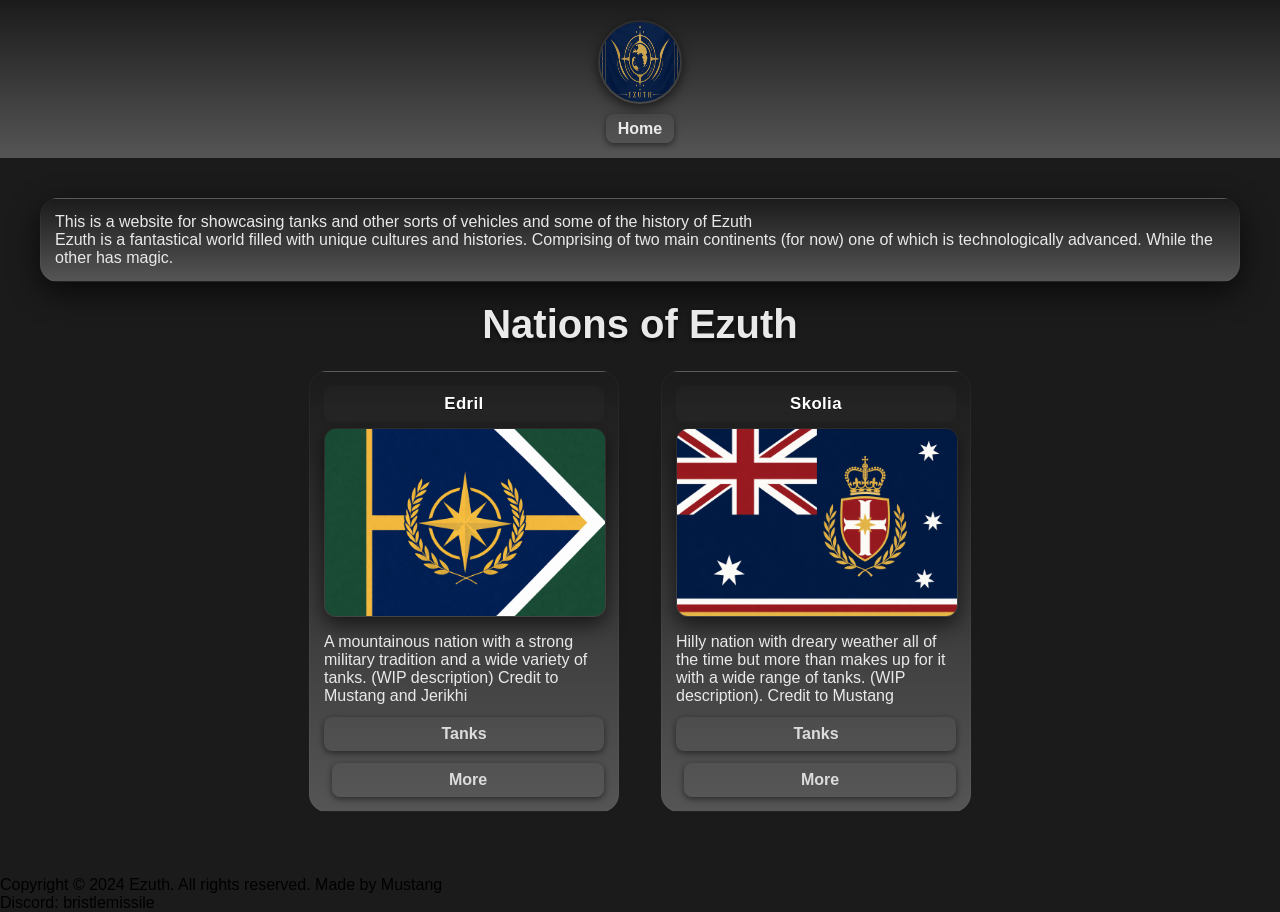
<file: index.html>
<!doctype html>
<html lang="en">
  <head>
    <meta charset="UTF-8" />
    <meta name="viewport" content="width=device-width, initial-scale=1.0" />
    <title>Ezuth-Home</title>
    <link rel="stylesheet" href="Styles/common.css" />
    <link rel="stylesheet" href="Styles/home.css" />
  </head>
  <body>
    <header>
      <img src="Images/Ezuth-logo.png" alt="Ezuth Logo" />
      <nav>
        <a href="index.html">Home</a>
      </nav>
    </header>
    <main>
      <!-- todo -->
      <!-- <img src="images/home-img.png" alt="Home Image" /> -->
      <div class="desc">
        <p>
          This is a website for showcasing tanks and other sorts of vehicles and
          some of the history of Ezuth
        </p>
        <p>
          Ezuth is a fantastical world filled with unique cultures and
          histories. Comprising of two main continents (for now) one of which is
          technologically advanced. While the other has magic.
        </p>
      </div>
      <h1>Nations of Ezuth</h1>
      <div id="nation-list"></div>
    </main>
    <footer>
      <p>Copyright © 2024 Ezuth. All rights reserved. Made by Mustang</p>
      <div class="socials">
        <p>Discord: bristlemissile</p>
      </div>
    </footer>
    <script src="Scripts/nations.js" defer></script>
  </body>
</html>
</file>
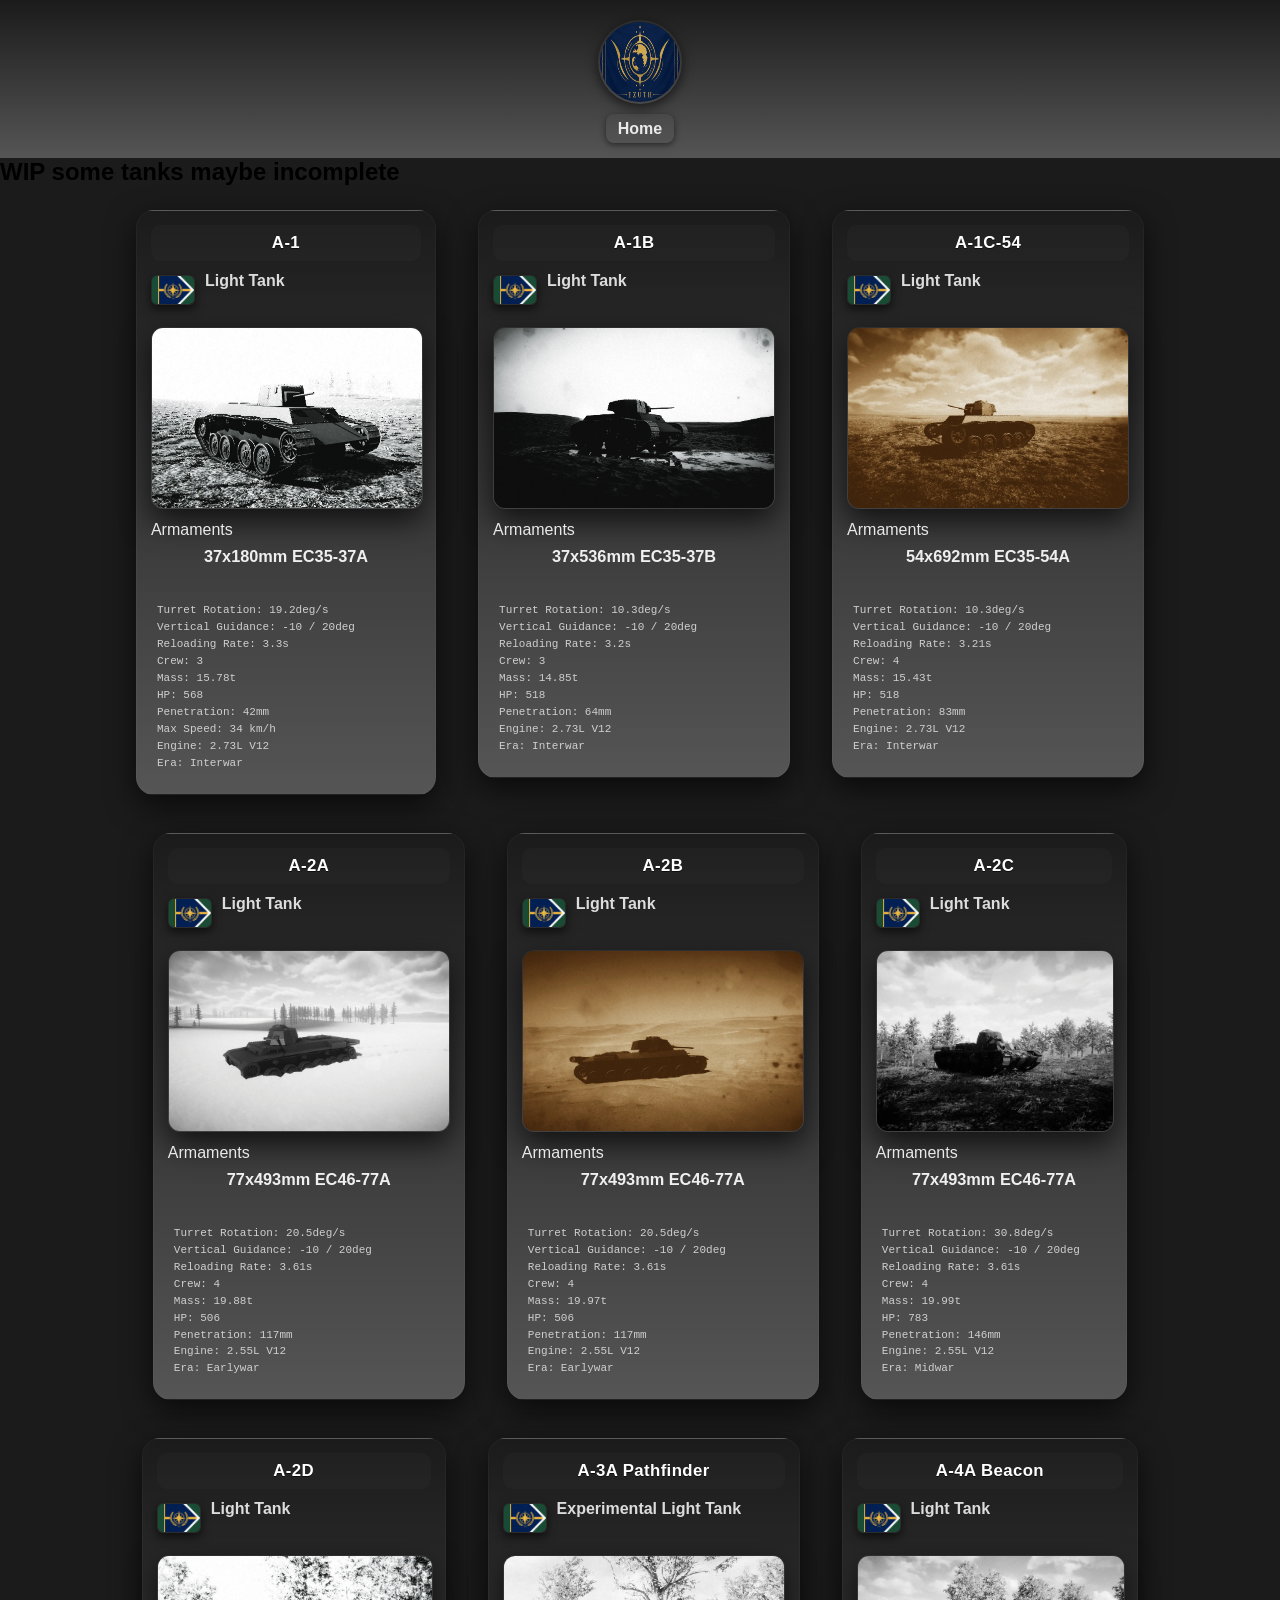
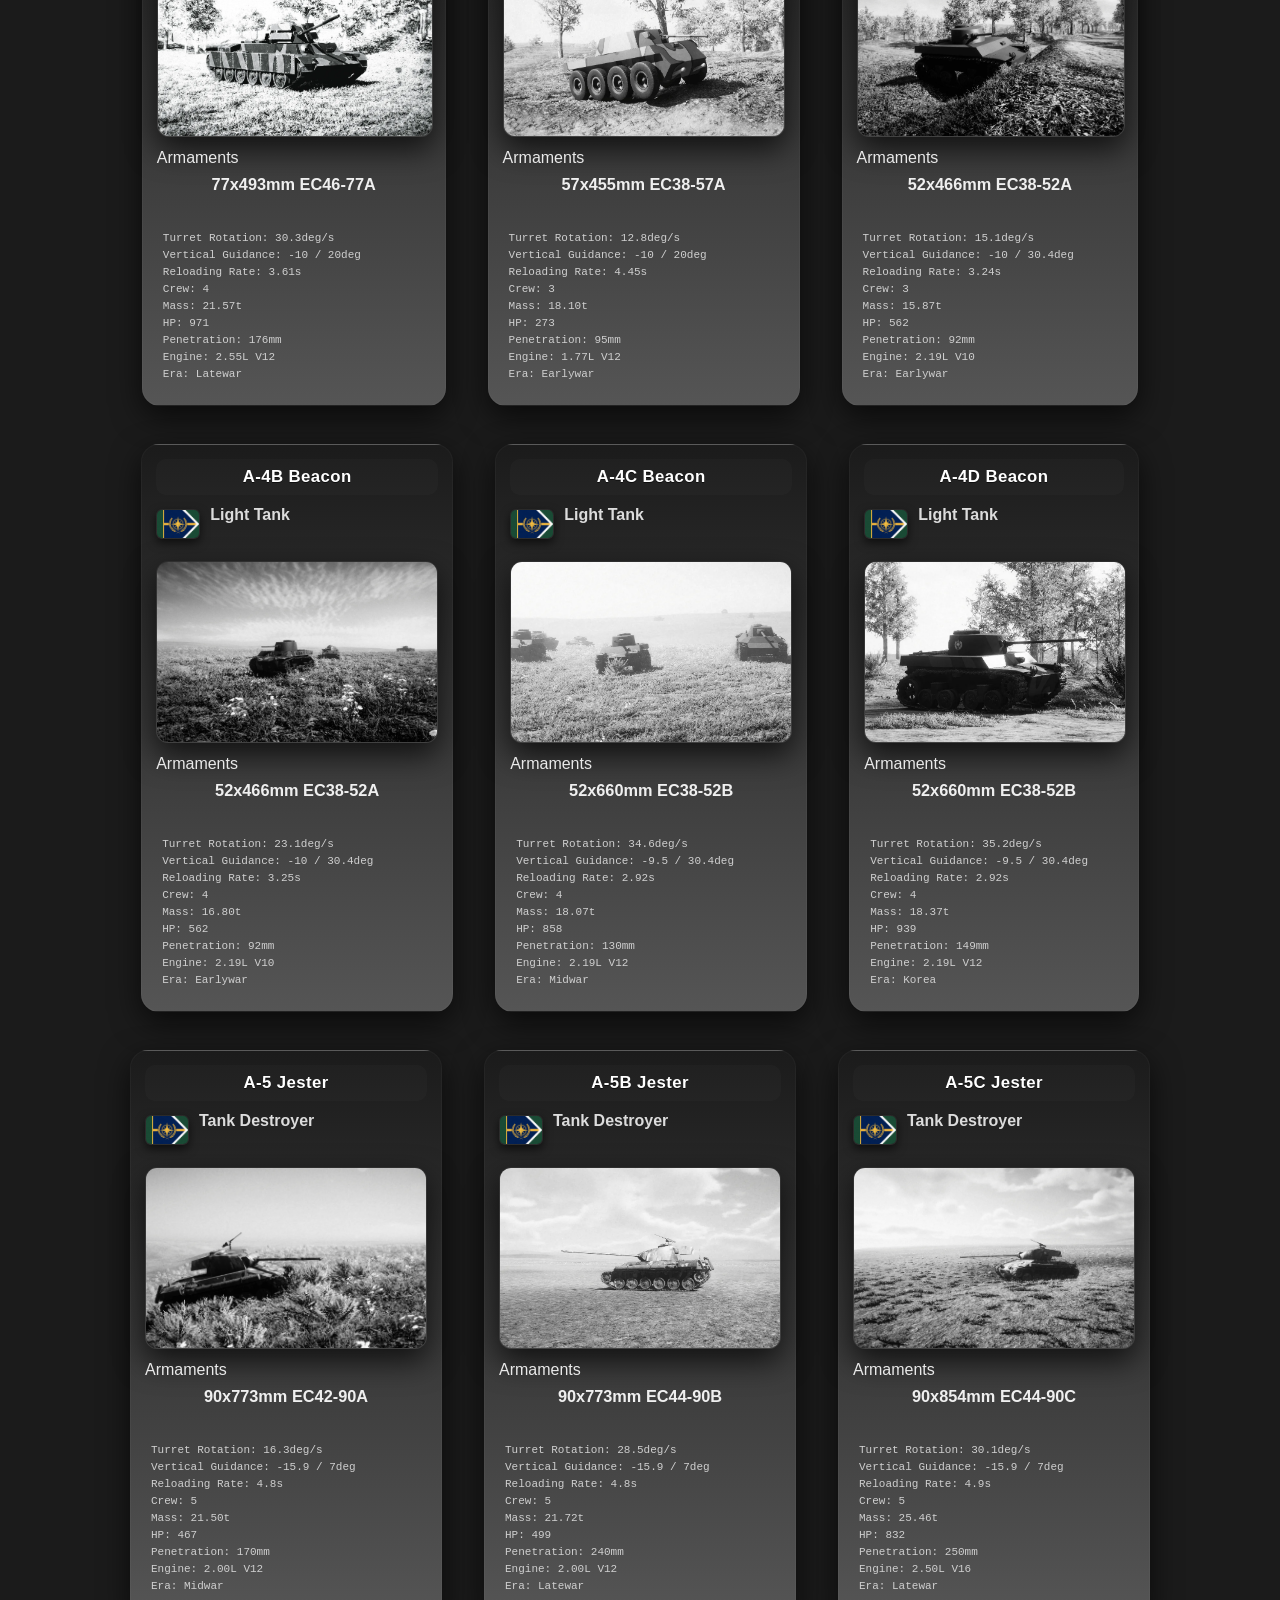
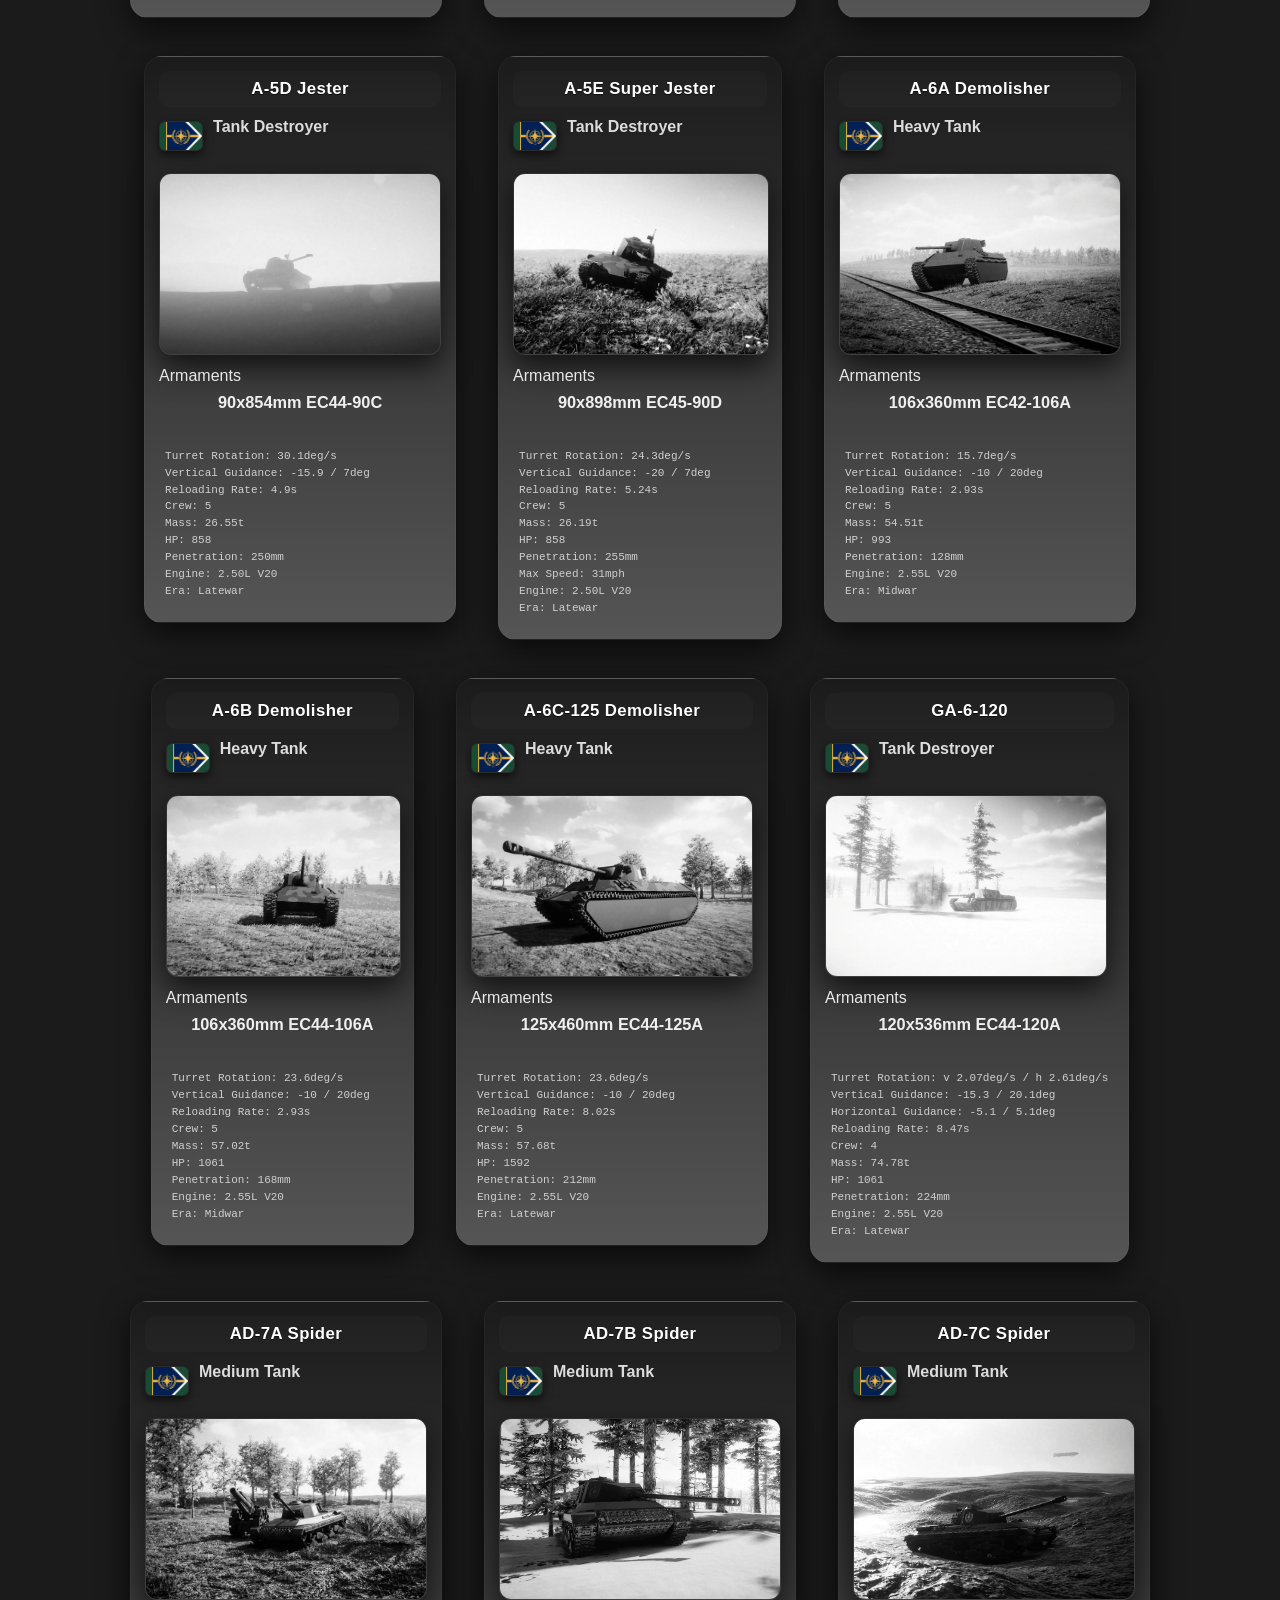
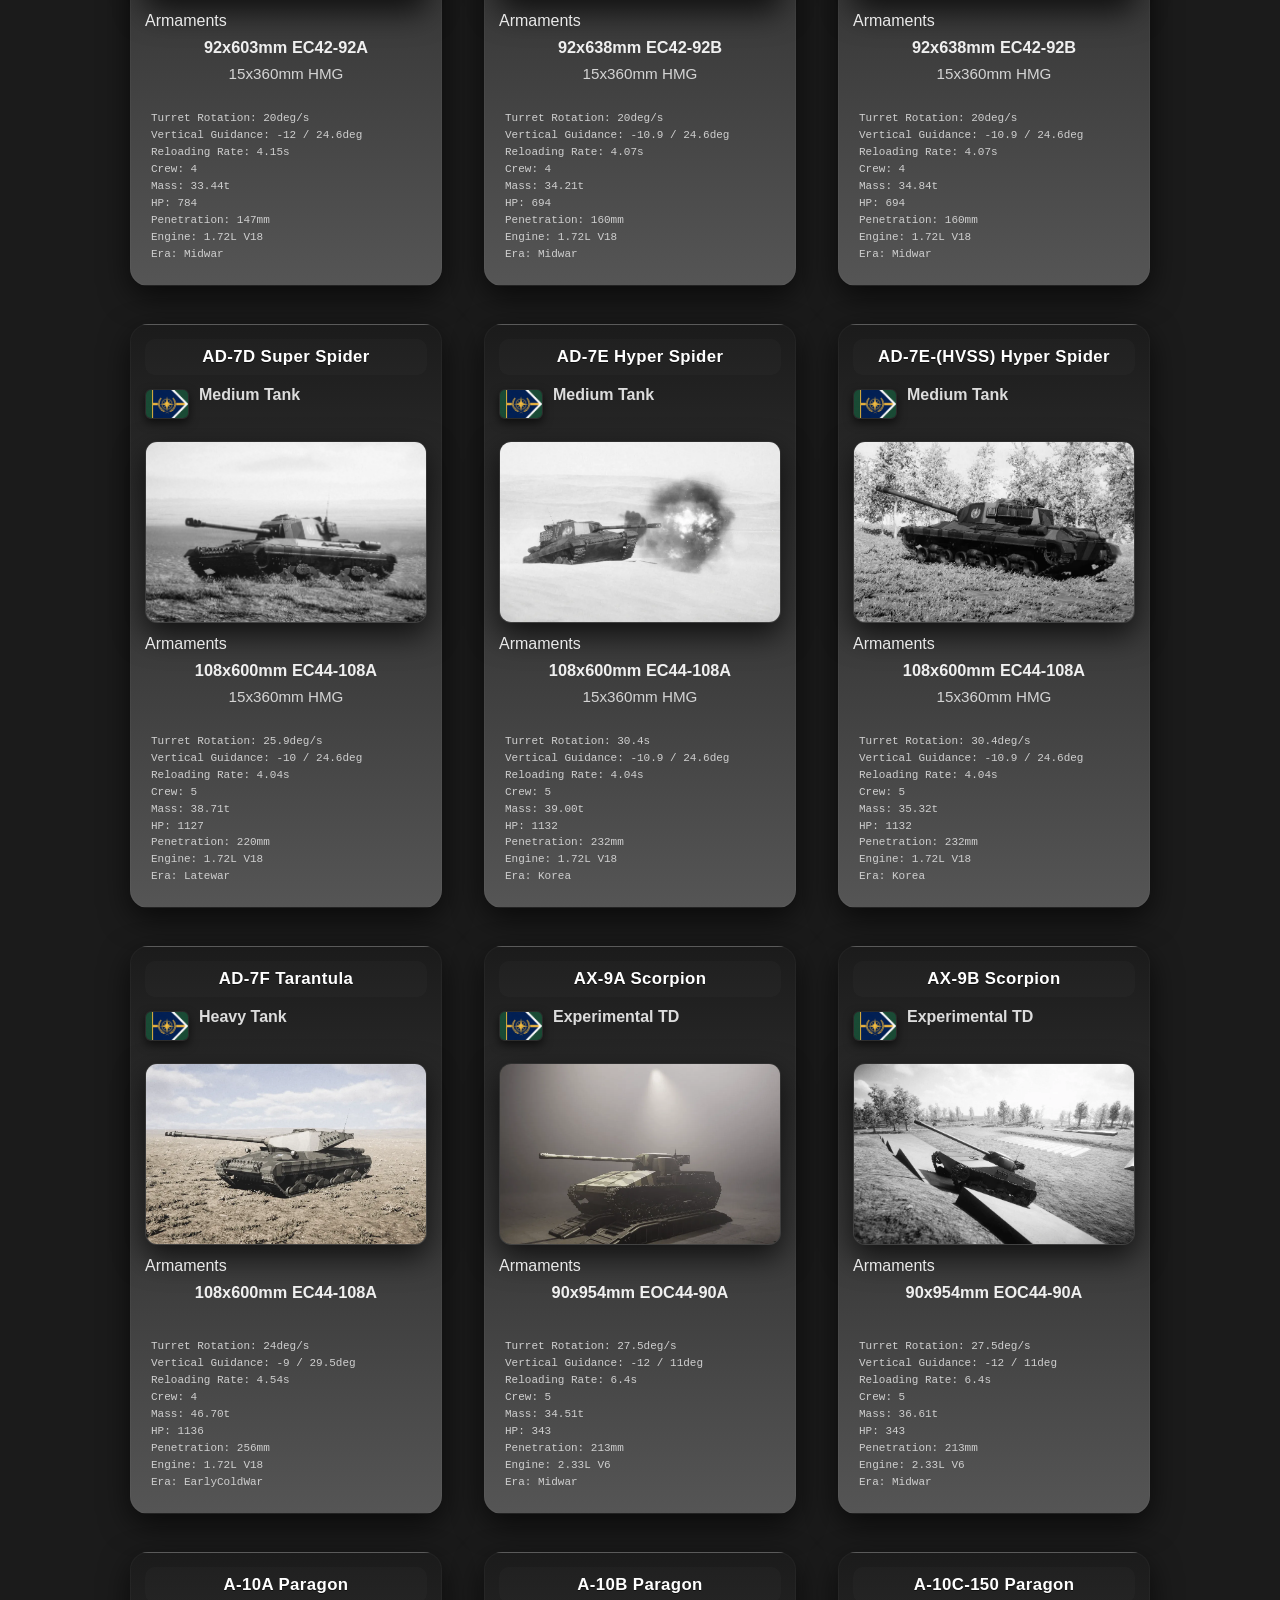
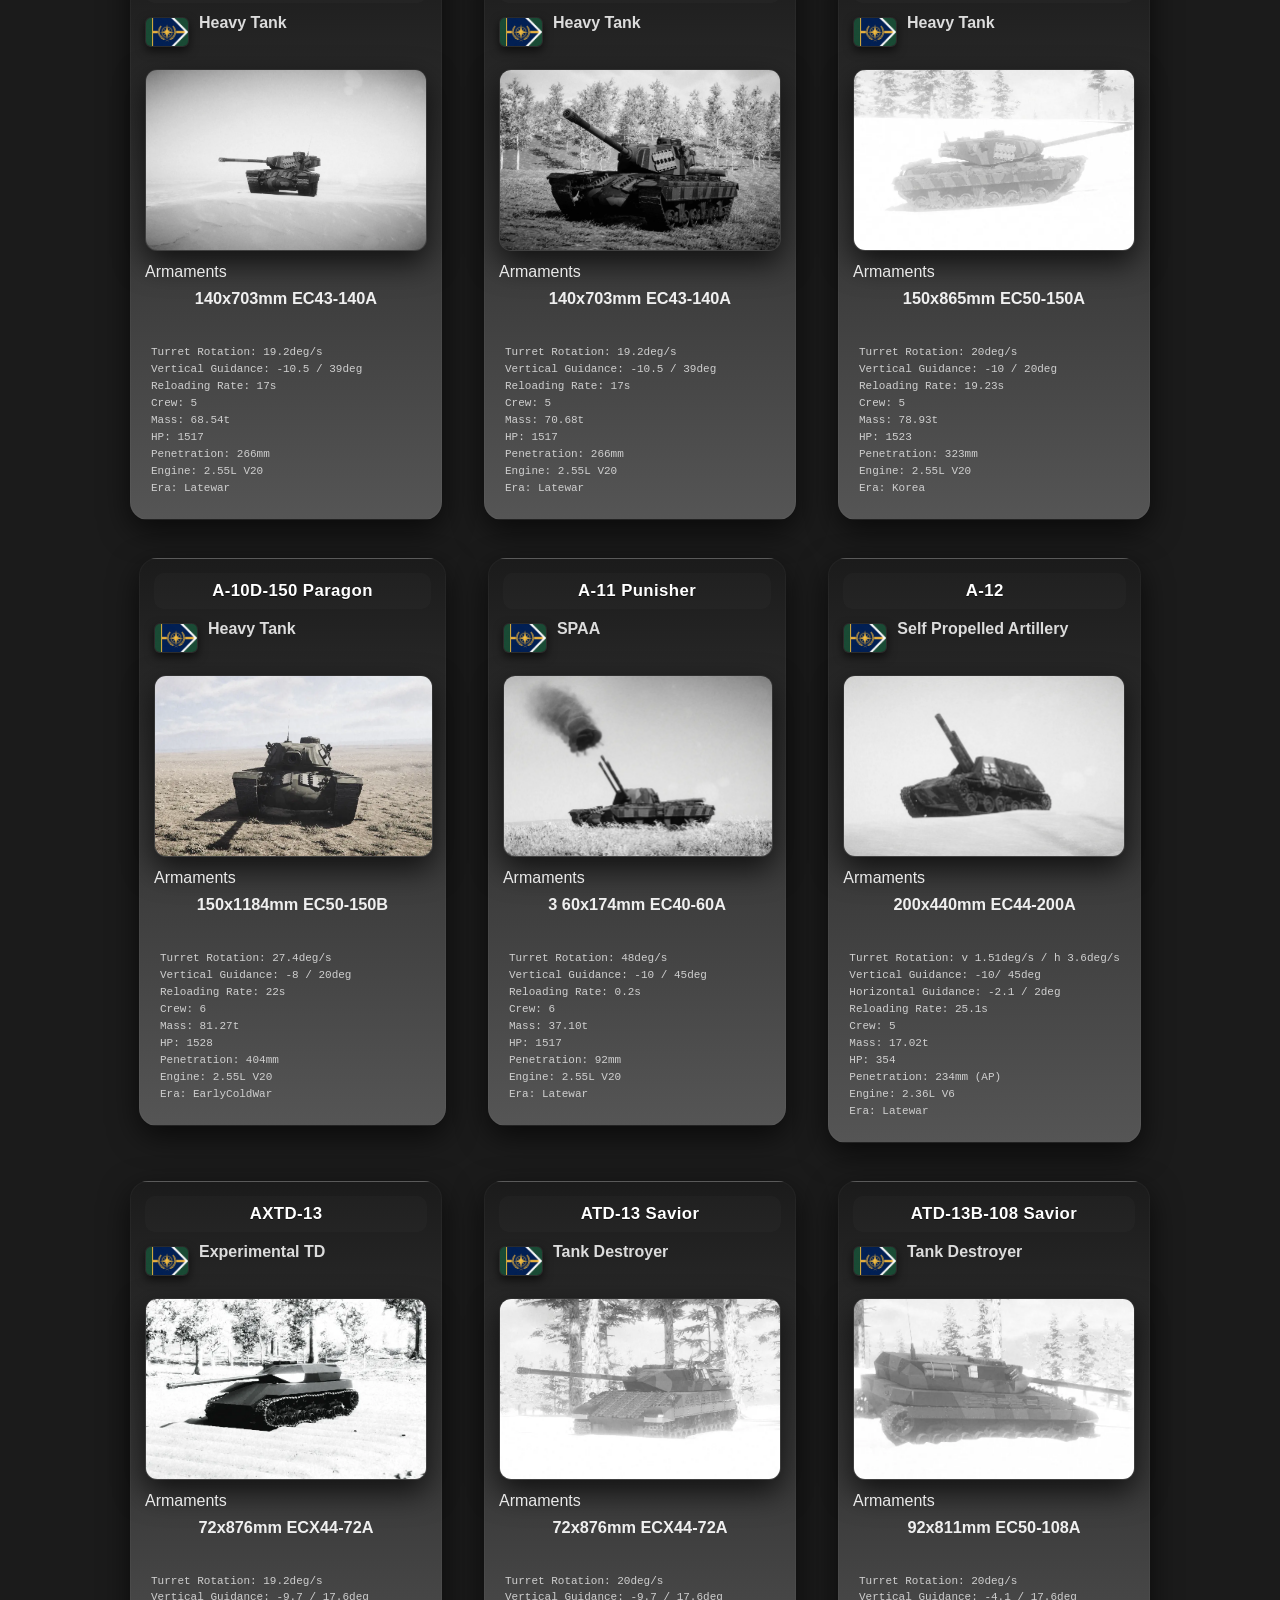
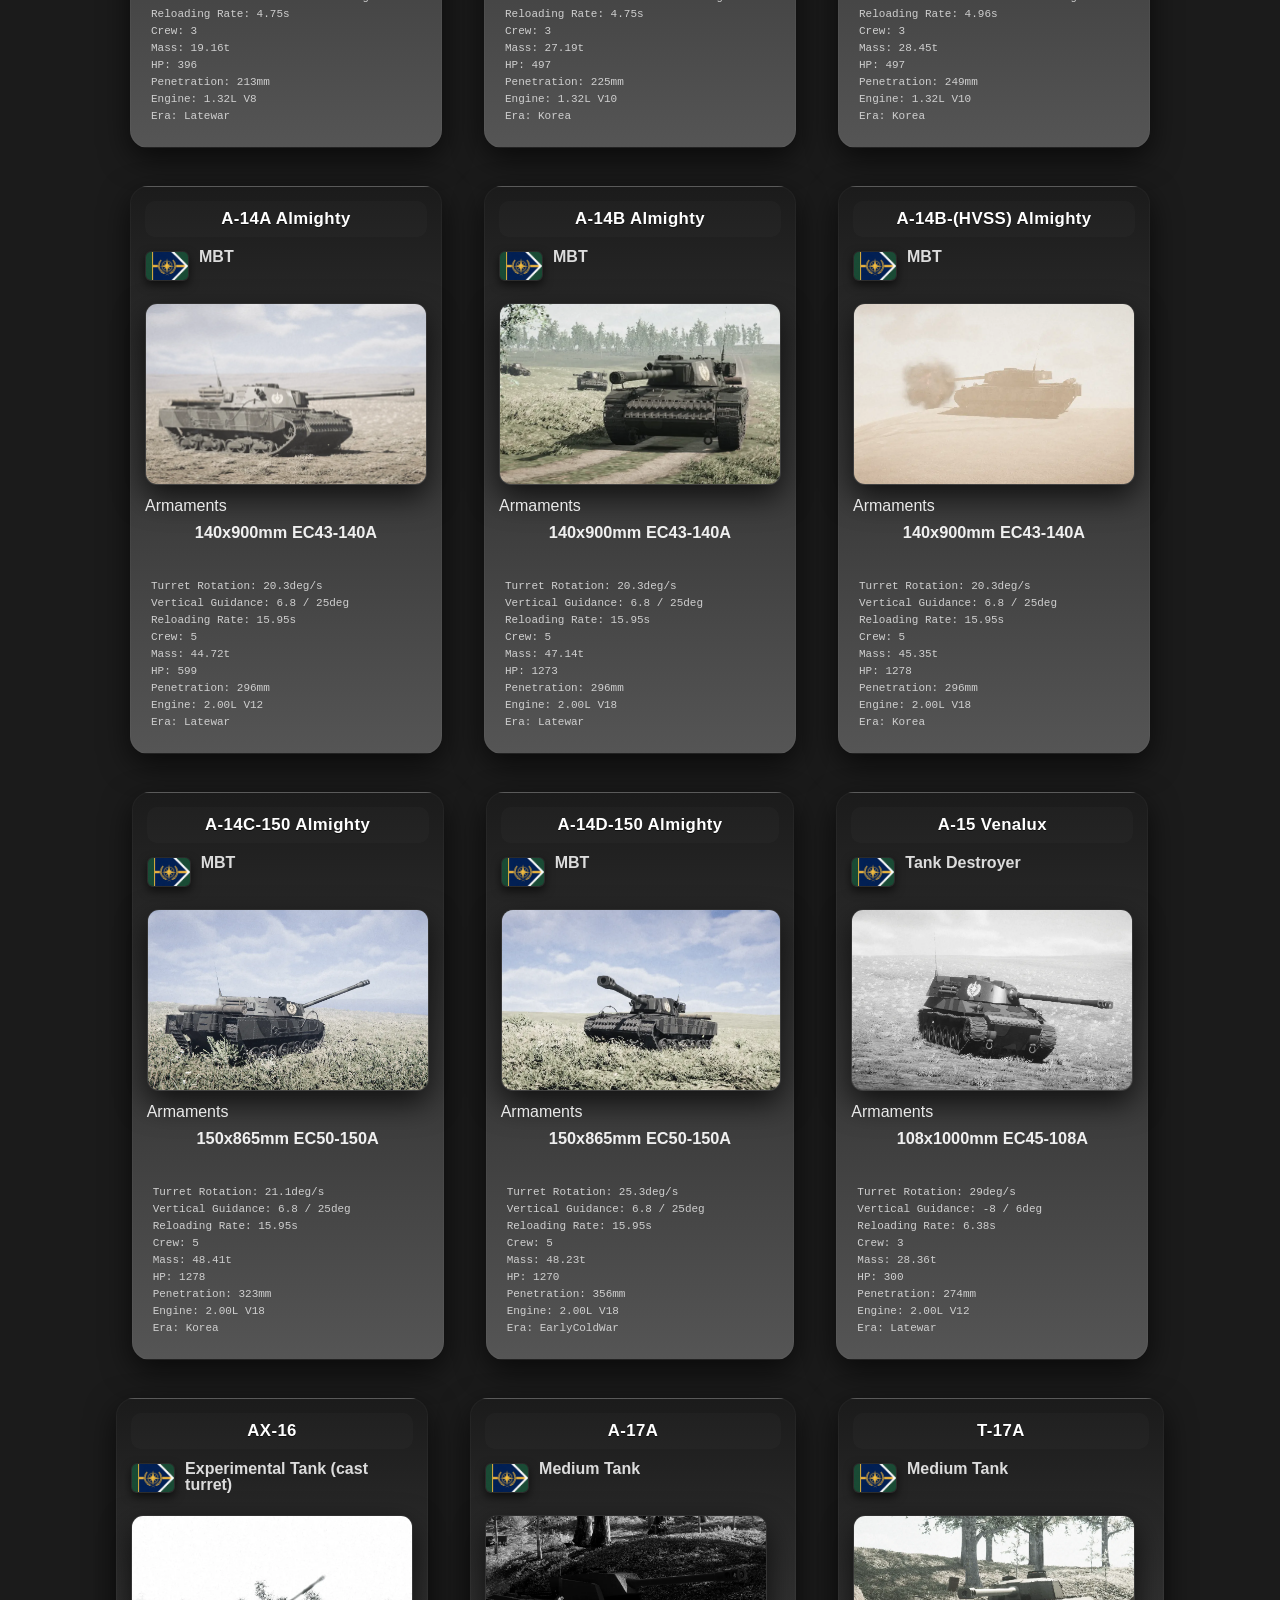
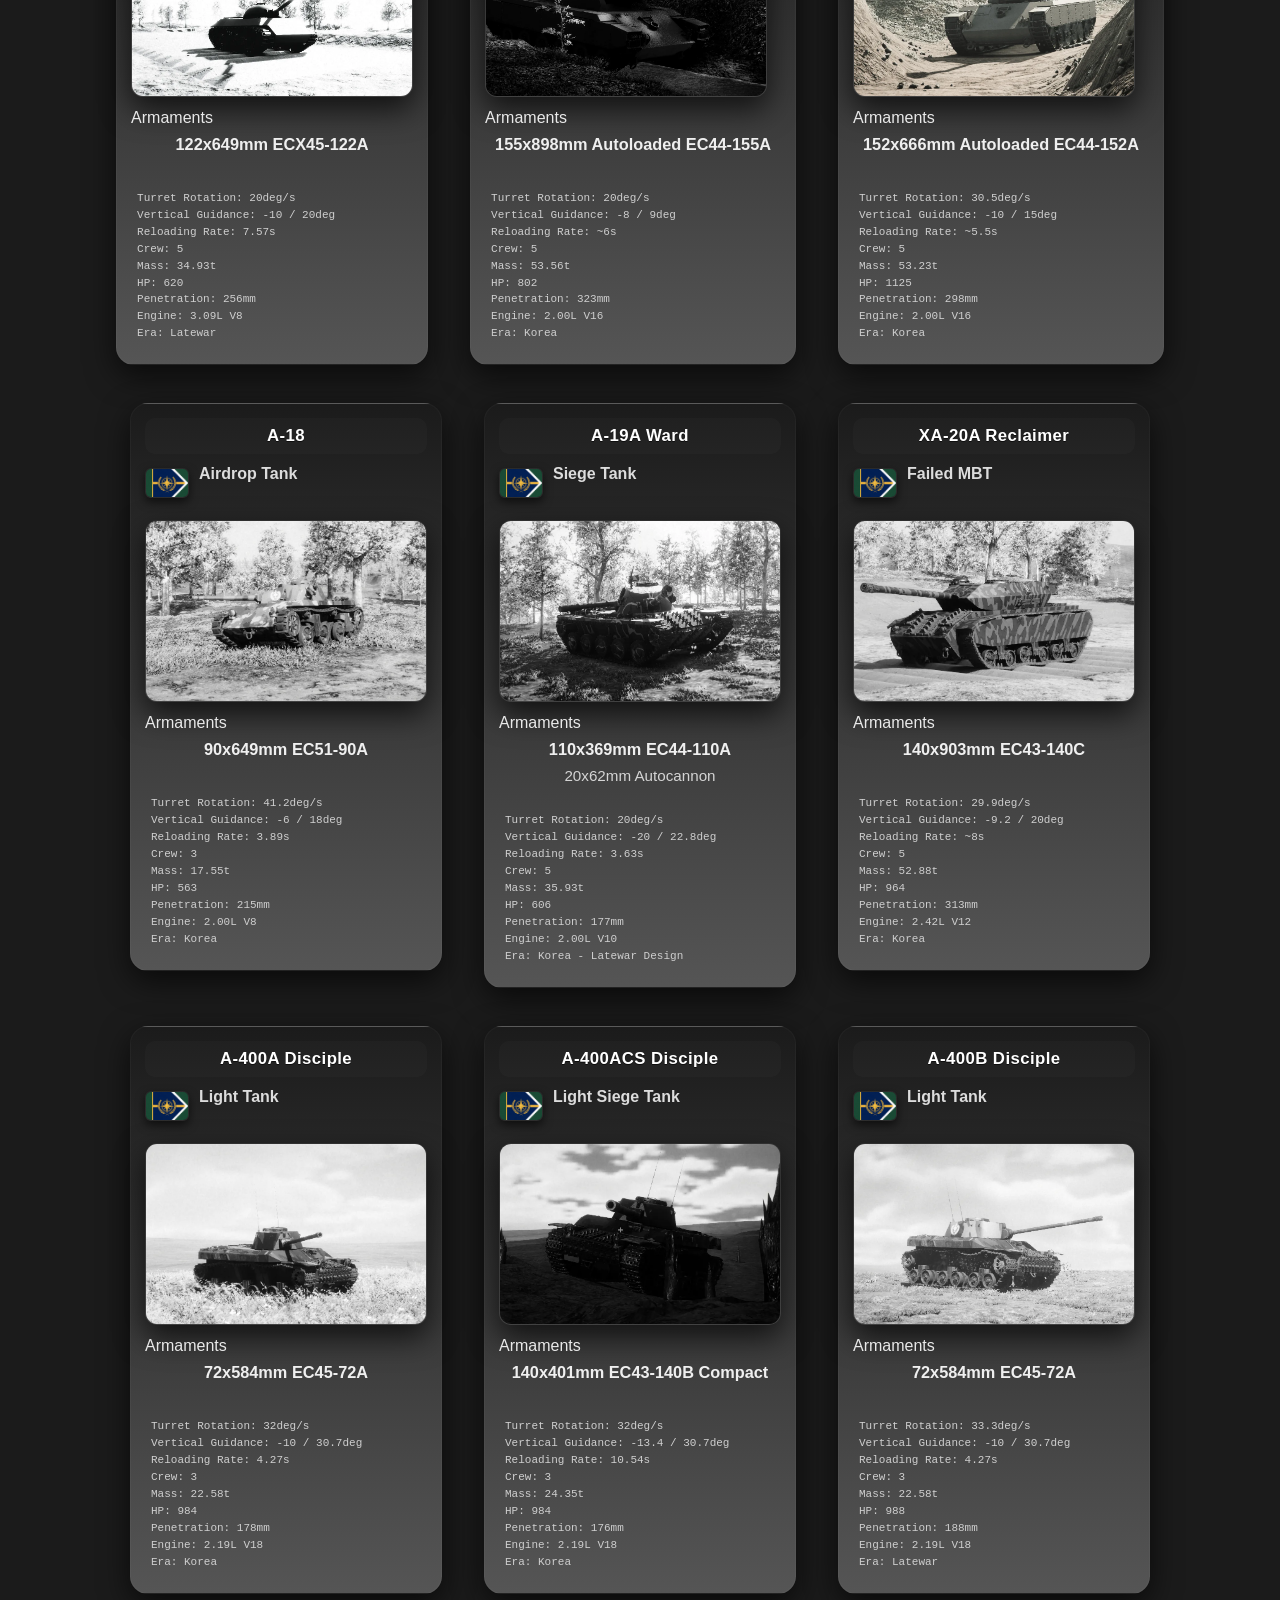
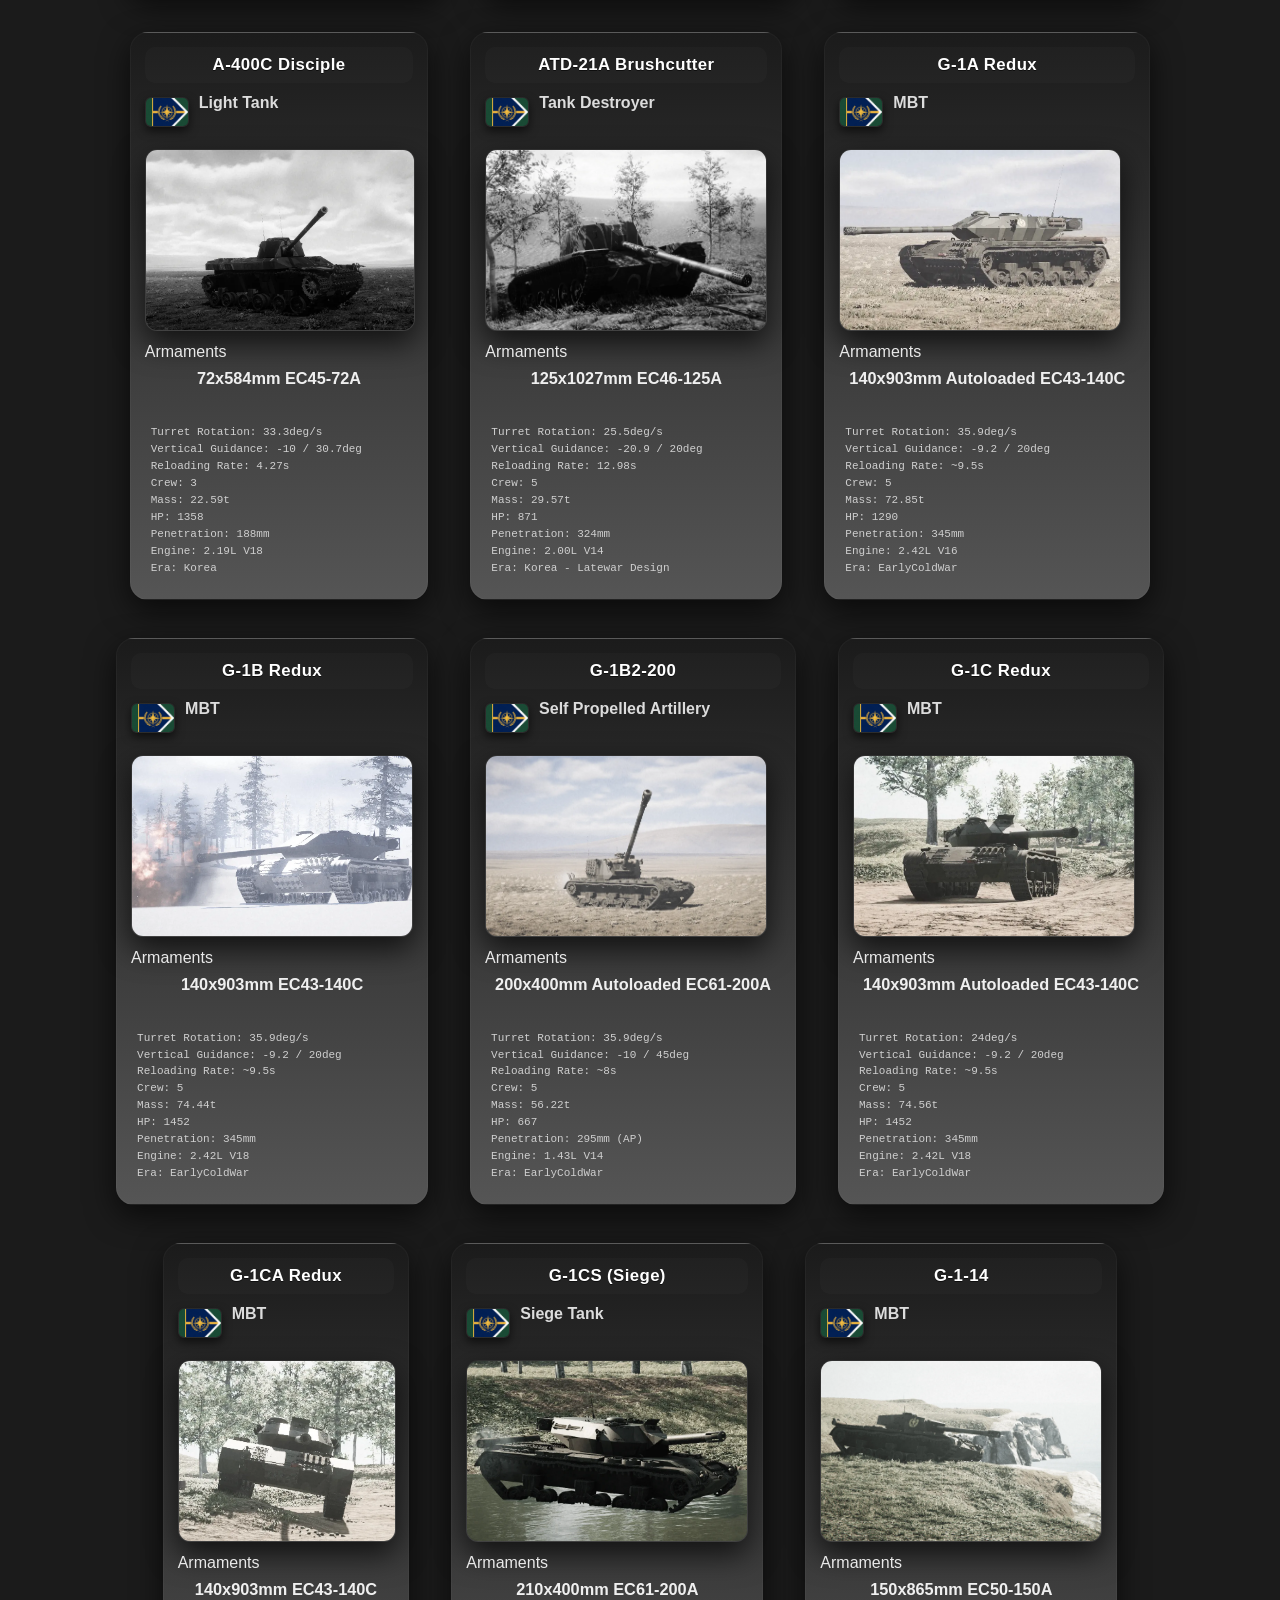
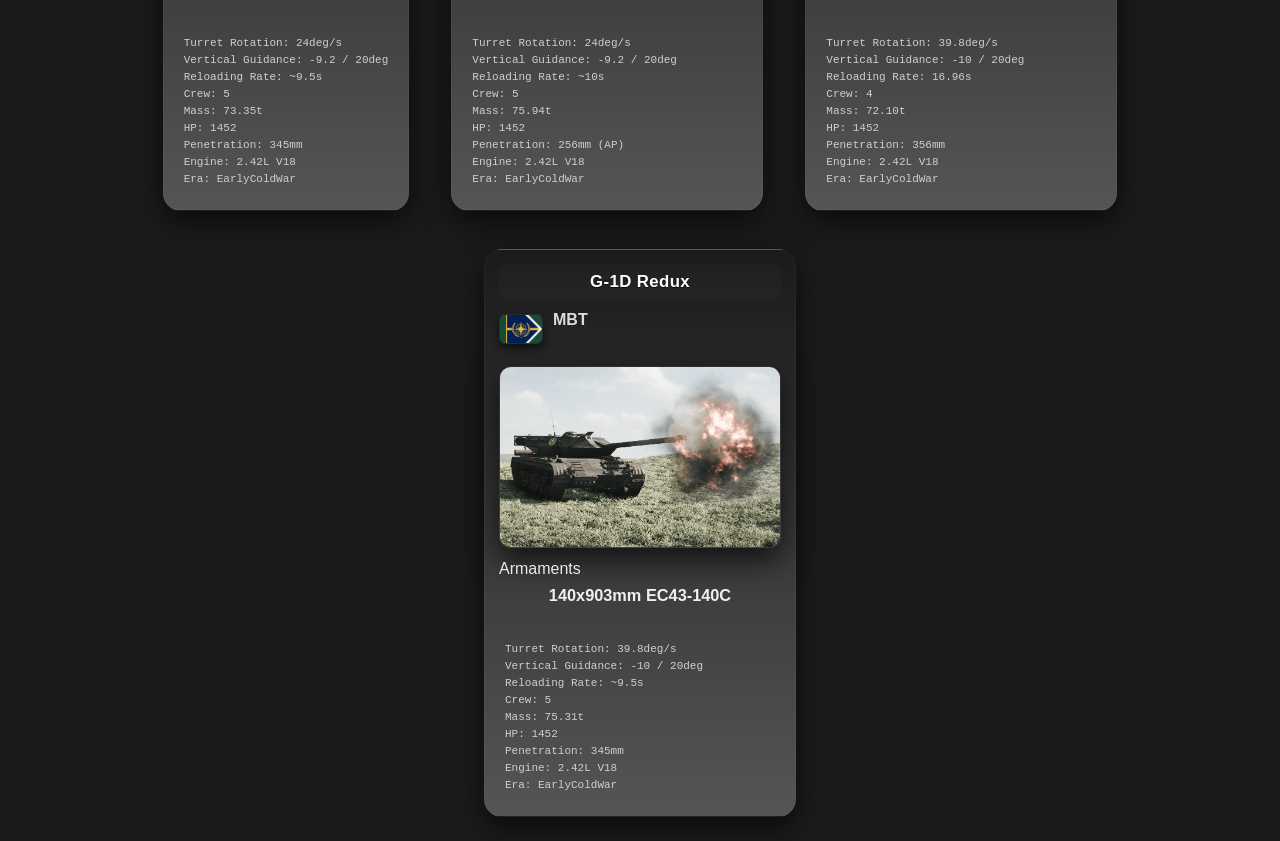
<file: EdrilTanks.html>
<!DOCTYPE html>
<html lang="en">
<head>
    <meta charset="UTF-8">
    <meta name="viewport" content="width=device-width, initial-scale=1.0">
    <title>Edril's Tanks</title>
    <link rel="stylesheet" href="Styles/common.css">
    <link rel="stylesheet" href="Styles/tank.css">
</head>
<body>
    <header>
        <img src="Images/Ezuth-logo.png" alt="Ezuth Logo">
        <nav>
            <a href="index.html">Home</a>
        </nav>
    </header>
    <main>
        <h2>WIP some tanks maybe incomplete</h2>
        <div id="tank-list"></div>
    </main>
    <footer></footer>
    <script src="Scripts/Edril/tanks.js" defer></script>
</body>
</html>
</file>
<file: Styles/common.css>
* {
    padding: 0;
    margin: 0;
}

body {
    background: #1b1b1b;
    font-family: 'Lexend', sans-serif;
}

header {
    background: linear-gradient(180deg, #1b1b1b 0%, #555 100%);
    padding: 20px;
    text-align: center;
}

header img {
    width: 80px;
    height: 80px;
    border-radius: 50%;
    border: 2px solid rgba(255,255,255,0.04);
    box-shadow: 0 4px 12px rgba(0,0,0,0.6);
    margin-bottom: 12px;
}

header a {
    color: #e9e9e9;
    text-decoration: none;
    font-weight: 600;
    font-family: 'Lexend', sans-serif;
    margin: 0 12px;
    padding: 6px 12px;
    border-radius: 8px;
    background: rgba(255,255,255,0.02);
    box-shadow: 0 2px 6px rgba(0,0,0,0.5);
    transition: background 0.3s ease, color 0.3s ease;
}

header h1 {
    font-family: 'Lexend', sans-serif;
    color: #e9e9e9;
    margin: 0;
    font-size: 2.5rem;
    text-shadow: 0 2px 4px rgba(0,0,0,0.7);
}
</file>
<file: Styles/home.css>
main {
    max-width: 1200px;
    margin: 40px auto;
    padding: 0 20px;
}

main img {
    width: 100%;
    height: auto;
    border-radius: 12px;
    border: 1px solid rgba(255,255,255,0.04);
    box-shadow: 0 8px 20px rgba(0,0,0,0.6);
}

.desc {
    margin: 20px auto;
    padding: 14px;
    border: 1px solid rgba(255,255,255,0.03);
    border-radius: 18px;
    background: linear-gradient(180deg, #1b1b1b 0%, #555 100%);
    font-family: 'Lexend', sans-serif;
    color: #e9e9e9;
    box-shadow: 0 10px 30px rgba(0,0,0,0.65);
    -webkit-font-smoothing: antialiased;
}

h1 {
    font-family: 'Lexend', sans-serif;
    color: #e9e9e9;
    margin: 0;
    font-size: 2.5rem;
    text-shadow: 0 2px 4px rgba(0,0,0,0.7);
    margin: 0 auto;
    text-align: center;
}

.nation-card {
    width: 280px;
    margin: 12px;
    padding: 14px;
    border: 1px solid rgba(255,255,255,0.03);
    border-radius: 18px;
    background: linear-gradient(180deg, #1b1b1b 0%, #555 100%);
    font-family: 'Lexend', sans-serif;
    color: #e9e9e9;
}

/* Container for nation cards - responsive flex layout */
#nation-list {
    display: flex;
    flex-wrap: wrap;
    gap: 14px 18px;
    align-items: flex-start;
    justify-content: center;
    padding: 12px;
}

.nation-card h2 {
    margin: 0 0 6px 0;
    padding: 8px 12px;
    font-size: 1.05rem;
    text-align: center;
    background: rgba(255,255,255,0.02);
    border-radius: 10px;
    color: #fff;
    letter-spacing: 0.4px;
    text-shadow: 0 1px 0 rgba(0,0,0,0.6);
}

.nation-card a {
    display: block;
    margin: 12px 0 0 0;
    padding: 8px 12px;
    background: rgba(255,255,255,0.02);
    color: #dcdcdc;
    font-weight: 600;
    text-align: center;
    border-radius: 8px;
    text-decoration: none;
    box-shadow: 0 2px 6px rgba(0,0,0,0.5);
    transition: background 0.3s ease, color 0.3s ease;
}
img {
    width: 100%;
    height: auto;
    border-radius: 6px;
    margin-bottom: 12px;
}
</file>
<file: Styles/tank.css>
.tank-card {
	max-width: 340px;
	margin: 12px;
	padding: 14px;
    border: 1px solid rgba(255,255,255,0.03);
    border-radius: 18px;
    background: linear-gradient(180deg, #1b1b1b 0%, #555 100%);
    font-family: 'Lexend', sans-serif;
    color: #e9e9e9;
    box-shadow: 0 10px 30px rgba(0,0,0,0.65);
    -webkit-font-smoothing: antialiased;
}

/* Container that holds the cards */
#tank-list {
	display: flex;
	flex-wrap: wrap;
	gap: 14px 18px;
	align-items: flex-start;
	justify-content: center;
	padding: 12px;
}

/* Top name box */
.tank-card h2 {
	margin: 0 0 6px 0;
	padding: 8px 12px;
	font-size: 1.05rem;
	text-align: center;
	background: rgba(255,255,255,0.02);
	border-radius: 10px;
	color: #fff;
	letter-spacing: 0.4px;
	text-shadow: 0 1px 0 rgba(0,0,0,0.6);
}

/* Flag and designation */
.tank-flag {
	width: 42px;
	height: 28px;
	object-fit: cover;
	border-radius: 6px;
	float: left;
	margin: 8px 10px 0 0;
	box-shadow: 0 4px 10px rgba(0,0,0,0.6);
	border: 1px solid rgba(255,255,255,0.04);
}

.tank-designation, .tank-flag + p {
    margin: 0;
    padding: 6px 8px;
    min-height: 36px;
    display: block;
    background: transparent;
    color: #dcdcdc;
    font-weight: 600;
    line-height: 1.05;
}


.tank-card::after { content: ""; display: table; clear: both; }

/* Main image area */
.tank-image {
	width: 100%;
	height: 180px;
	object-fit: cover;
	border-radius: 12px;
	border: 1px solid rgba(255,255,255,0.04);
	margin: 12px 0;
	display: block;
	box-shadow: 0 12px 30px rgba(0,0,0,0.7);
}

.tank-card ol {
	margin: 8px 0 12px;
	padding: 0 10px 8px 10px;
	background: transparent;
	list-style: none;
	text-align: center;
}

.tank-card ol li:first-child {
	font-size: 1.02rem;
	font-weight: 700;
	color: #efefef;
	margin-bottom: 8px;
}

.tank-card ol li { color: #d4d4d4; font-size: 0.95rem; }

/* Stats block */
.tank-stats {
    margin: 8px 0 0;
    padding: 8px 6px;
    background: transparent;
    list-style: none;
    font-family: 'Roboto Mono', 'Courier New', monospace;
    font-size: 11px;
    color: #cfcfcf;
    line-height: 1.18;
}

.tank-stats li {
    padding: 2px 0;
}

@media (min-width: 700px) {
    .tank-card { max-width: 380px; }
    .tank-image { max-width: 280px;}
}
</file>
